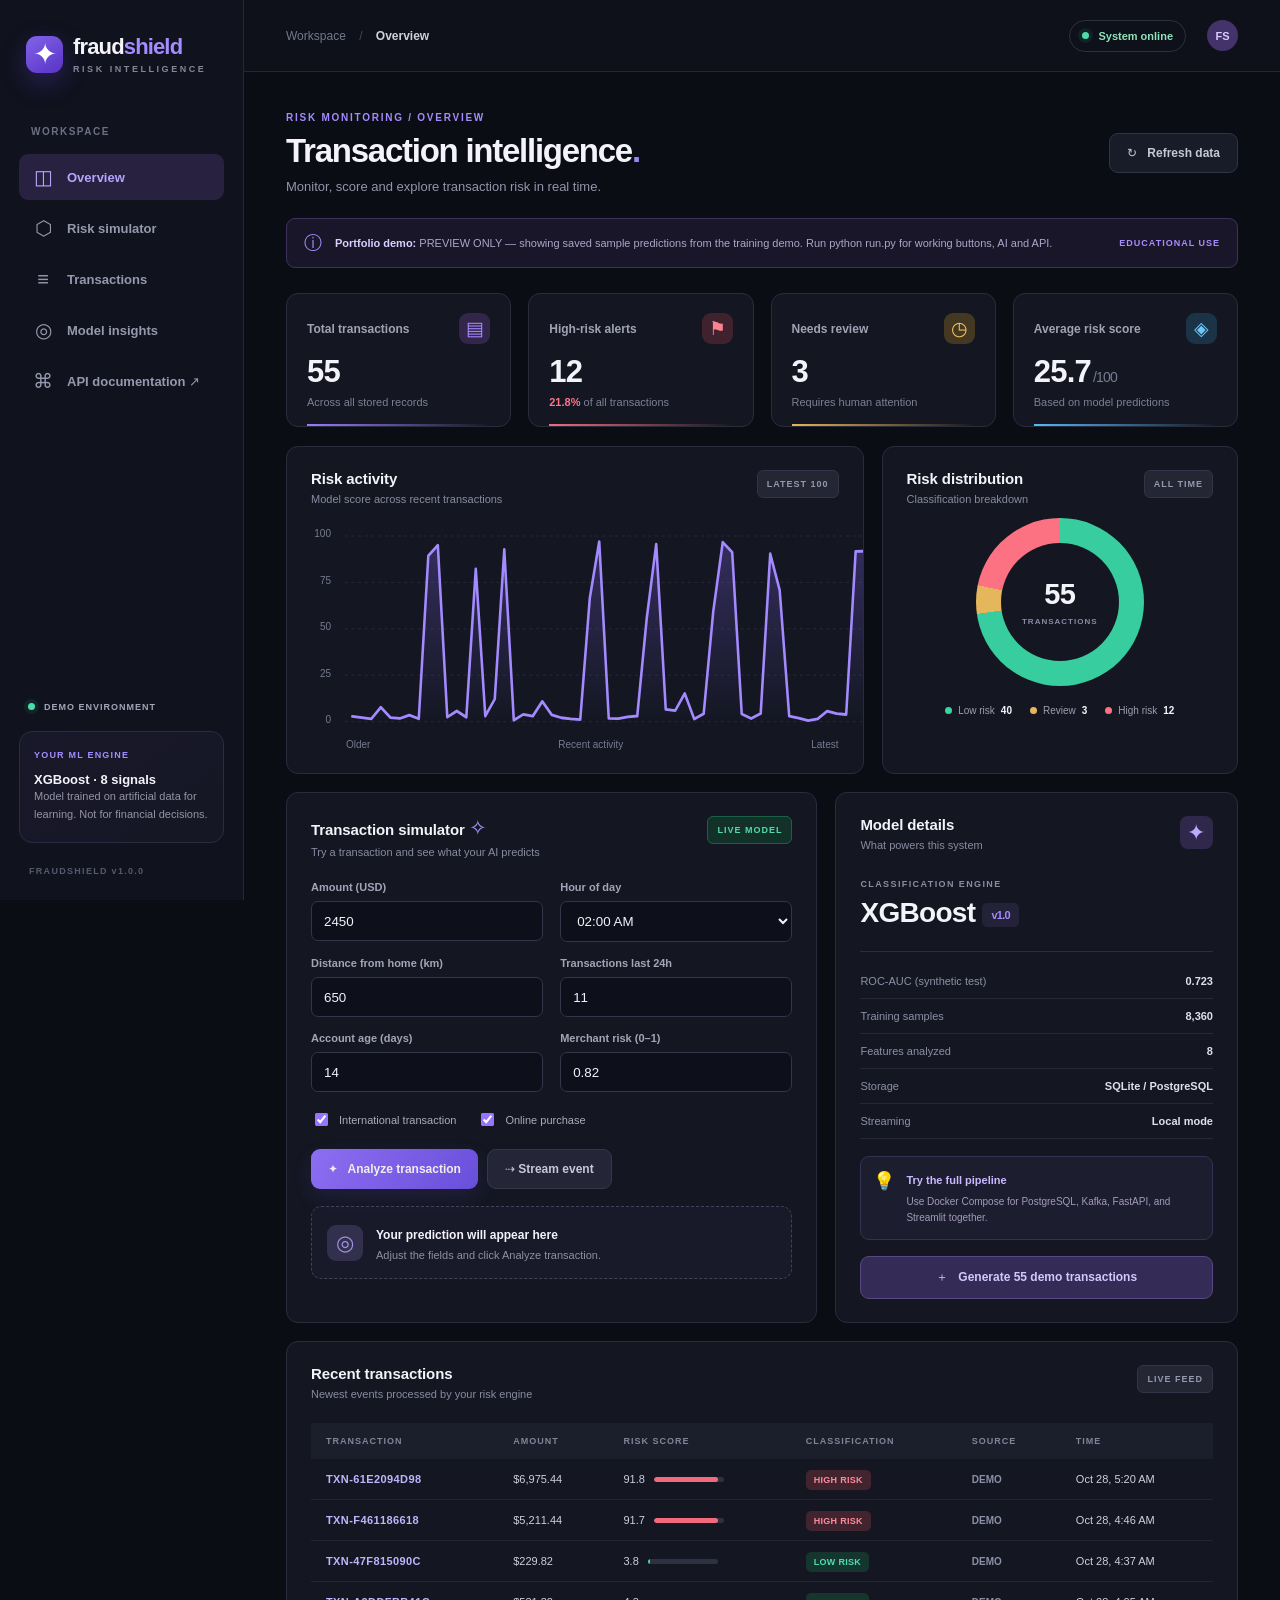
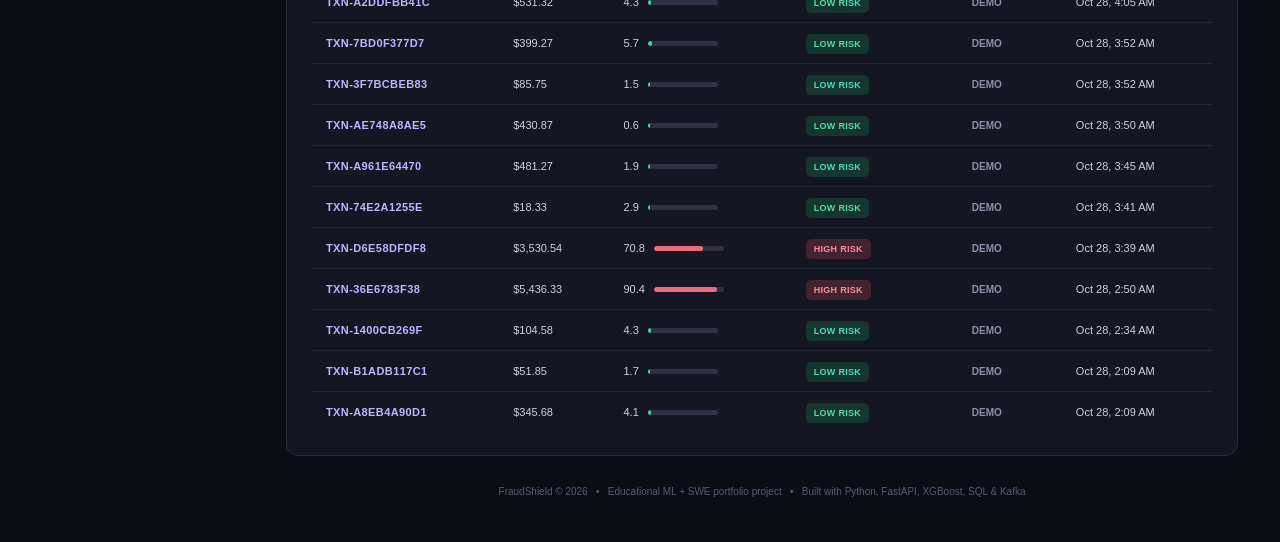
<file: dashboard_preview.html>
<!doctype html>
<html lang="en"><head><meta charset="utf-8"><meta name="viewport" content="width=device-width, initial-scale=1"><title>FraudShield — Visual Preview</title><style>:root{font-family:Inter,ui-sans-serif,-apple-system,BlinkMacSystemFont,"Segoe UI",sans-serif;background:#0b0d15;color:#f4f3f9;font-synthesis:none}*{box-sizing:border-box}html{scroll-behavior:smooth}body{margin:0}.app-shell{display:flex;min-height:100vh}.sidebar{background:#10121d;width:244px;flex:0 0 244px;display:flex;flex-direction:column;border-right:1px solid #262837;padding:30px 19px 24px;position:sticky;top:0;height:100vh}.logo{display:flex;align-items:center;gap:10px;font-weight:840;font-size:22px;letter-spacing:-.85px;white-space:nowrap;margin:4px 7px 52px}.logo span{color:#a38cff}.logo small{display:block;font-size:9px;letter-spacing:2.55px;font-weight:700;color:#85869a;margin-top:4px}.logo-icon{width:37px;height:37px;display:grid;place-items:center;background:linear-gradient(145deg,#8164e9,#5932c6);border-radius:11px;color:#fff;font-size:29px;box-shadow:0 9px 26px #6f4cff44}.sidebar-label{font-size:10px;font-weight:800;color:#6d7085;letter-spacing:1.5px;margin:0 12px 17px}nav{display:flex;flex-direction:column;gap:5px}.nav-item{display:flex;gap:13px;align-items:center;padding:13px 13px;border-radius:9px;text-decoration:none;color:#9699ae;font-weight:650;font-size:13px;transition:.15s}.nav-item span{font-size:20px;min-width:22px;text-align:center;line-height:1}.nav-item.active,.nav-item:hover{background:#28213f;color:#b6a5ff}.sidebar-bottom{margin-top:auto}.status-line{display:flex;align-items:center;gap:9px;font-size:9px;font-weight:800;color:#a4a5b7;letter-spacing:1px;padding:0 9px 19px}.status-dot,.pulse-dot{background:#4addab;border-radius:50%;height:7px;width:7px;display:inline-block;box-shadow:0 0 0 4px #34d39917}.side-card{border:1px solid #2b2c41;border-radius:13px;padding:18px 14px;background:linear-gradient(145deg,#19182a,#151724)}.small-top{font-size:9px;color:#a38cff;font-weight:850;letter-spacing:1.2px}.tiny-heading{font-size:13px;font-weight:750;margin-top:12px}.side-card p{font-size:11px;line-height:1.7;color:#9294a6;margin-bottom:0}.version{font-size:9px;letter-spacing:1.3px;color:#555a6c;padding:23px 10px 0;font-weight:800}.main-content{flex:1;min-width:0}.topbar{height:72px;border-bottom:1px solid #242633;display:flex;align-items:center;justify-content:space-between;padding:0 42px;background:#0e101a}.breadcrumb{font-size:12px;color:#74788c}.breadcrumb span{padding:0 10px;color:#44475b}.breadcrumb strong{color:#d0d1dc;font-weight:600}.top-right{display:flex;align-items:center;gap:21px}.pill{font-size:11px;font-weight:700;padding:9px 12px;border:1px solid #2b3040;border-radius:30px;display:flex;align-items:center;gap:9px}.live{color:#8fe3bc}.avatar{width:31px;height:31px;background:#43336a;display:grid;place-items:center;border-radius:50%;font-size:11px;color:#d6caff;font-weight:800}.page-body{padding:40px 42px 20px;max-width:1600px;margin:auto}.heading-row{display:flex;justify-content:space-between;align-items:center;gap:15px;margin-bottom:24px}.eyebrow{color:#a48aff;font-weight:800;font-size:10px;letter-spacing:1.75px;margin-bottom:9px}h1,h2,h3,p{margin-top:0}h1{font-size:33px;letter-spacing:-1.25px;margin:0 0 9px;font-weight:800}.heading-dot{color:#9b83ff}.subtitle{color:#9395aa;font-size:13px;margin-bottom:0}.btn{cursor:pointer;border:0;border-radius:9px;padding:12px 17px;color:#eee;white-space:nowrap;font-size:12px;font-weight:770;transition:transform .12s,background .12s}.btn:hover{transform:translateY(-1px)}.btn:disabled{opacity:.55;cursor:wait}.btn-outline{background:#181b28;border:1px solid #323344;color:#c6c8d5}.notice{display:flex;align-items:center;gap:13px;background:#191629;border:1px solid #3e325d;border-radius:9px;color:#ada6c7;padding:12px 17px;font-size:11px;margin:0 0 25px}.notice b{color:#dcd0ff}.notice-icon{font-size:18px;color:#a68dff}.notice-badge{margin-left:auto;color:#a98dff;font-size:9px;font-weight:800;letter-spacing:1px;white-space:nowrap}.stats-grid{display:grid;grid-template-columns:repeat(4,minmax(0,1fr));gap:17px;margin-bottom:19px}.stat-card,.panel{background:#141722;border:1px solid #292c3b;border-radius:12px;overflow:hidden}.stat-card{padding:19px 20px 18px;position:relative}.stat-top{display:flex;justify-content:space-between;align-items:center;color:#a1a3b5;font-size:12px;font-weight:600}.stat-symbol{display:grid;place-items:center;width:31px;height:31px;border-radius:9px;font-size:19px}.purple{background:#32264b;color:#a98bff}.red{background:#3f222d;color:#fb8290}.yellow{background:#443822;color:#f2c266}.blue{background:#1a3346;color:#6cc7fc}.stat-value{font-size:31px;font-weight:790;letter-spacing:-.8px;margin:10px 0 6px}.value-suffix{font-size:14px;color:#777c91;padding-left:2px;font-weight:500}.stat-foot{font-size:11px;color:#7c8094}.red-text{color:#ff758b;font-weight:750}.stat-line{height:2px;position:absolute;bottom:0;left:20px;right:20px}.line-purple{background:linear-gradient(90deg,#9b7bff,transparent)}.line-red{background:linear-gradient(90deg,#f16c7c,transparent)}.line-yellow{background:linear-gradient(90deg,#e8b457,transparent)}.line-blue{background:linear-gradient(90deg,#58b7f9,transparent)}.chart-grid{display:grid;grid-template-columns:1.62fr 1fr;gap:18px;margin-bottom:18px}.panel{padding:23px 24px}.panel-top{display:flex;align-items:flex-start;justify-content:space-between;gap:8px;margin-bottom:23px}.panel-top h2{font-size:15px;letter-spacing:-.1px;margin-bottom:6px}.panel-top p{font-size:11px;color:#888b9f;margin:0}.subtle-tag{font-size:9px;letter-spacing:1px;color:#9599ae;background:#242634;border:1px solid #323448;padding:8px 9px;border-radius:6px;font-weight:800;white-space:nowrap}.green-tag{color:#56d9a7;background:#123229;border-color:#1c6147}.chart-wrap{height:200px;display:flex;gap:14px}.y-labels{display:flex;justify-content:space-between;flex-direction:column;text-align:right;font-size:10px;color:#777a8f;padding:0 0 3px;min-width:20px}#risk-chart{width:100%;height:100%;overflow:visible}.grid-lines line{stroke:#2b2e40;stroke-width:1;stroke-dasharray:4 5}.x-labels{display:flex;justify-content:space-between;margin:11px 0 0 35px;font-size:10px;color:#777a8f}.distribution-panel .panel-top{margin-bottom:13px}.donut-wrap{display:grid;place-items:center}.donut{width:168px;height:168px;border-radius:50%;background:conic-gradient(#38cd9e 0 100%);display:grid;place-items:center}.donut-inner{height:118px;width:118px;background:#141722;display:flex;flex-direction:column;justify-content:center;align-items:center;border-radius:50%}.donut-inner strong{font-size:29px;letter-spacing:-.7px}.donut-inner span{color:#898ba1;font-weight:800;letter-spacing:1px;font-size:8px;margin-top:6px}.legend{display:flex;justify-content:center;gap:18px;margin-top:19px}.legend>div{font-size:10px;color:#9e9eaf;display:flex;gap:6px;align-items:center}.legend strong{color:#f5f5f9}.legend-dot{height:7px;width:7px;border-radius:100%}.green-dot{background:#3bd49f}.red-dot{background:#fc7283}.yellow-dot{background:#e6b65d}.bottom-grid{display:grid;grid-template-columns:1.32fr 1fr;gap:18px;margin-bottom:18px}.form-grid{display:grid;grid-template-columns:repeat(2,minmax(0,1fr));column-gap:17px;row-gap:15px}.form-grid label{color:#a3a5b7;font-size:11px;font-weight:650}.form-grid input,.form-grid select{display:block;width:100%;background:#0d101b;border:1px solid #333548;border-radius:7px;margin-top:8px;padding:11px 12px;color:#f3f3fa;outline:none;min-height:40px;font-family:inherit}.form-grid input:focus,.form-grid select:focus{border-color:#957cfa;box-shadow:0 0 0 2px #957cfa26}.switch-row{display:flex;flex-wrap:wrap;gap:21px;margin:18px 0 20px}.checkbox-label{color:#aaacbd;font-size:11px;display:flex;align-items:center;gap:8px;cursor:pointer}.checkbox-label input{accent-color:#9574ff}.button-row{display:flex;gap:9px;flex-wrap:wrap}.btn-primary{background:linear-gradient(125deg,#8d6ef1,#684fda);box-shadow:0 8px 20px #7251e322}.btn-soft{background:#242638;border:1px solid #35374c;color:#c9c7da}.result{display:flex;gap:13px;align-items:center;background:#191a29;border:1px dashed #414258;border-radius:10px;padding:15px;margin-top:17px;min-height:73px}.result-symbol{height:36px;width:36px;display:grid;place-items:center;border-radius:9px;background:#33304d;color:#9f90e6;font-size:21px}.result strong{font-size:12px}.result p{font-size:11px;color:#8e8fa1;margin:6px 0 0}.result.risk-high{background:#301b28;border-color:#7e3846}.result.risk-high .result-symbol{background:#61323b;color:#ff97a6}.result.risk-review{background:#2f281b;border-color:#7e6335}.result.risk-review .result-symbol{background:#554021;color:#ffce72}.result.risk-low{background:#162a27;border-color:#326756}.result.risk-low .result-symbol{background:#234d3f;color:#6fdeb6}.sparkle{color:#ac95ff;font-size:21px}.model-icon{display:grid;place-items:center;border-radius:8px;background:#30284a;width:33px;height:33px;font-size:22px;color:#bda9ff}.model-label{color:#8d8ba3;font-size:9px;letter-spacing:1.4px;font-weight:800;margin-top:28px}.activity h3{font-size:28px;letter-spacing:-.7px;margin:8px 0 22px}.activity h3 span{font-size:11px;background:#242238;padding:6px 9px;border-radius:5px;color:#a38bff;vertical-align:middle}.model-divider{height:1px;background:#2b2c3d;margin-bottom:12px}.model-stat{display:flex;justify-content:space-between;align-items:center;gap:8px;font-size:11px;color:#8d90a5;padding:11px 0;border-bottom:1px solid #252838}.model-stat strong{color:#e1dfeb;font-size:11px;font-weight:750;text-align:right}.tip-box{display:flex;gap:11px;background:#1d1d30;border:1px solid #383052;border-radius:9px;padding:13px 12px;margin-top:17px}.tip-box span{font-size:18px}.tip-box strong{font-size:11px;color:#c9baff}.tip-box p{font-size:10px;line-height:1.6;color:#a29bb8;margin:6px 0 0}.btn-demo{width:100%;background:#342b56;border:1px solid #574783;color:#d4c6ff;margin-top:16px}.table-panel{margin-bottom:15px}.table-scroll{overflow:auto}table{width:100%;border-collapse:collapse;min-width:650px}th{text-align:left;font-size:9px;letter-spacing:1px;color:#81859a;font-weight:800;background:#1b1e2b;padding:13px 15px}td{padding:14px 15px;font-size:11px;color:#cdd0dd;border-bottom:1px solid #242635}tbody tr:last-child td{border-bottom:none}tbody tr:hover{background:#1b1d2c}.txn-id{color:#c1b4ff;font-weight:760;letter-spacing:.4px}.risk-cell{display:flex;align-items:center;gap:9px}.risk-track{width:70px;height:5px;border-radius:9px;background:#2e3142;overflow:hidden}.risk-track i{display:block;height:100%;border-radius:9px;background:#40d5a2}.risk-track i.moderate{background:#e5b75a}.risk-track i.danger{background:#f16a7b}.classification{padding:5px 8px;border-radius:5px;font-size:9px;font-weight:850;letter-spacing:.3px;white-space:nowrap}.classification.low{background:#14362e;color:#4eddad}.classification.mid{background:#3f321e;color:#ffcc76}.classification.high{background:#41242d;color:#ff899c}.source-pill{color:#8b90a6;font-weight:700;font-size:10px}.empty-row{text-align:center;padding:35px;color:#9a9caf}footer{color:#585b71;font-size:10px;text-align:center;padding:15px 0 25px}#toast{position:fixed;right:25px;bottom:25px;background:#28263b;color:#f5efff;border:1px solid #5d4c7b;border-radius:9px;padding:13px 18px;font-size:12px;opacity:0;pointer-events:none;transform:translateY(8px);transition:.2s;box-shadow:0 12px 30px #0005;max-width:320px;z-index:50}#toast.visible{opacity:1;transform:translateY(0)}@media(max-width:1150px){.sidebar{width:190px;flex-basis:190px}.page-body{padding:29px 25px}.topbar{padding:0 25px}.stats-grid{grid-template-columns:repeat(2,minmax(0,1fr))}.chart-grid{grid-template-columns:1fr}.bottom-grid{grid-template-columns:1fr}.side-card{padding:14px}.logo{font-size:18px}}@media(max-width:670px){.sidebar{display:none}.page-body{padding:20px 15px}.topbar{padding:0 15px;height:58px}.heading-row{align-items:flex-start}h1{font-size:27px}.heading-row .btn{padding:10px;font-size:10px}.stats-grid{gap:9px}.stat-card{padding:14px}.stat-value{font-size:25px}.stat-top{font-size:11px}.panel{padding:16px}.notice{align-items:flex-start}.notice-badge{display:none}.form-grid{gap:10px}.switch-row{gap:10px}.legend{gap:10px}.legend>div{font-size:9px}}
</style></head>
<body>
<div class="app-shell">
  <aside class="sidebar">
    <div class="logo"><div class="logo-icon">✦</div><div>fraud<span>shield</span><small>RISK INTELLIGENCE</small></div></div>
    <div class="sidebar-label">WORKSPACE</div>
    <nav>
      <a href="#overview" class="nav-item active"><span>◫</span> Overview</a>
      <a href="#simulator" class="nav-item"><span>⬡</span> Risk simulator</a>
      <a href="#transactions" class="nav-item"><span>≡</span> Transactions</a>
      <a href="#model" class="nav-item"><span>◎</span> Model insights</a>
      <a href="#model" target="_blank" class="nav-item"><span>⌘</span> API documentation ↗</a>
    </nav>
    <div class="sidebar-bottom"><div class="status-line"><span class="status-dot"></span><span>DEMO ENVIRONMENT</span></div><div class="side-card"><div class="small-top">YOUR ML ENGINE</div><div class="tiny-heading">XGBoost · 8 signals</div><p>Model trained on artificial data for learning. Not for financial decisions.</p></div><div class="version">FRAUDSHIELD v1.0.0</div></div>
  </aside>
  <main class="main-content" id="overview">
    <header class="topbar"><div class="breadcrumb">Workspace <span>/</span> <strong>Overview</strong></div><div class="top-right"><span class="pill live"><span class="pulse-dot"></span> <span id="api-status">Connecting...</span></span><div class="avatar">FS</div></div></header>
    <div class="page-body">
      <div class="heading-row"><div><div class="eyebrow">RISK MONITORING / OVERVIEW</div><h1>Transaction intelligence<span class="heading-dot">.</span></h1><p class="subtitle">Monitor, score and explore transaction risk in real time.</p></div><button class="btn btn-outline" id="refresh">↻ &nbsp; Refresh data</button></div>
      <div class="notice"><span class="notice-icon">ⓘ</span><span><b>Portfolio demo:</b> PREVIEW ONLY — showing saved sample predictions from the training demo. Run python run.py for working buttons, AI and API.</span><span class="notice-badge">EDUCATIONAL USE</span></div>
      <section class="stats-grid">
        <div class="stat-card"><div class="stat-top"><span>Total transactions</span><span class="stat-symbol purple">▤</span></div><div class="stat-value" id="total">0</div><div class="stat-foot">Across all stored records</div><div class="stat-line line-purple"></div></div>
        <div class="stat-card"><div class="stat-top"><span>High-risk alerts</span><span class="stat-symbol red">⚑</span></div><div class="stat-value" id="high">0</div><div class="stat-foot"><span class="red-text" id="high-pct">0%</span> of all transactions</div><div class="stat-line line-red"></div></div>
        <div class="stat-card"><div class="stat-top"><span>Needs review</span><span class="stat-symbol yellow">◷</span></div><div class="stat-value" id="review-count">0</div><div class="stat-foot">Requires human attention</div><div class="stat-line line-yellow"></div></div>
        <div class="stat-card"><div class="stat-top"><span>Average risk score</span><span class="stat-symbol blue">◈</span></div><div class="stat-value"><span id="average">0.0</span><span class="value-suffix">/100</span></div><div class="stat-foot">Based on model predictions</div><div class="stat-line line-blue"></div></div>
      </section>
      <section class="chart-grid">
        <div class="panel trend-panel"><div class="panel-top"><div><h2>Risk activity</h2><p>Model score across recent transactions</p></div><span class="subtle-tag">LATEST 100</span></div><div class="chart-wrap"><div class="y-labels"><span>100</span><span>75</span><span>50</span><span>25</span><span>0</span></div><svg id="risk-chart" viewBox="0 0 720 250" preserveAspectRatio="none" aria-label="Recent risk score chart"><defs><linearGradient id="fill-gradient" x1="0" y1="0" x2="0" y2="1"><stop offset="0%" stop-color="#8b6aff" stop-opacity=".27"/><stop offset="100%" stop-color="#8b6aff" stop-opacity="0"/></linearGradient></defs><g class="grid-lines"><line x1="0" x2="720" y1="10" y2="10"/><line x1="0" x2="720" y1="68" y2="68"/><line x1="0" x2="720" y1="126" y2="126"/><line x1="0" x2="720" y1="184" y2="184"/><line x1="0" x2="720" y1="242" y2="242"/></g><path id="risk-fill" fill="url(#fill-gradient)"/><path id="risk-line" fill="none" stroke="#a38bff" stroke-width="3.5" stroke-linecap="round" stroke-linejoin="round"/></svg></div><div class="x-labels"><span>Older</span><span>Recent activity</span><span>Latest</span></div></div>
        <div class="panel distribution-panel"><div class="panel-top"><div><h2>Risk distribution</h2><p>Classification breakdown</p></div><span class="subtle-tag">ALL TIME</span></div><div class="donut-wrap"><div class="donut" id="donut"><div class="donut-inner"><strong id="donut-total">0</strong><span>TRANSACTIONS</span></div></div></div><div class="legend"><div><i class="legend-dot green-dot"></i> Low risk <strong id="low-count">0</strong></div><div><i class="legend-dot yellow-dot"></i> Review <strong id="legend-review">0</strong></div><div><i class="legend-dot red-dot"></i> High risk <strong id="legend-high">0</strong></div></div></div>
      </section>
      <section class="bottom-grid">
        <div class="panel simulator" id="simulator"><div class="panel-top"><div><h2>Transaction simulator <span class="sparkle">✧</span></h2><p>Try a transaction and see what your AI predicts</p></div><span class="subtle-tag green-tag">LIVE MODEL</span></div>
          <form id="score-form"><div class="form-grid"><label>Amount (USD)<input type="number" name="amount" min="0.01" max="1000000" step="0.01" value="2450" required></label><label>Hour of day <select name="hour"><option value="2" selected>02:00 AM</option><option value="9">09:00 AM</option><option value="14">02:00 PM</option><option value="20">08:00 PM</option><option value="23">11:00 PM</option></select></label><label>Distance from home (km)<input type="number" name="distance_from_home" min="0" max="30000" step="0.1" value="650" required></label><label>Transactions last 24h<input type="number" name="velocity_24h" min="0" max="100" value="11" required></label><label>Account age (days)<input type="number" name="account_age_days" min="0" max="36500" value="14" required></label><label>Merchant risk (0–1)<input type="number" name="merchant_risk" min="0" max="1" step="0.01" value="0.82" required></label></div>
          <div class="switch-row"><label class="checkbox-label"><input type="checkbox" name="is_foreign" checked> International transaction</label><label class="checkbox-label"><input type="checkbox" name="is_online" checked> Online purchase</label></div>
          <div class="button-row"><button type="submit" class="btn btn-primary" id="score-btn">✦ &nbsp; Analyze transaction</button><button type="button" class="btn btn-soft" id="stream-btn">⇢ Stream event</button></div></form>
          <div class="result" id="result" aria-live="polite"><span class="result-symbol">◎</span><div><strong>Your prediction will appear here</strong><p>Adjust the fields and click Analyze transaction.</p></div></div>
        </div>
        <div class="panel activity" id="model"><div class="panel-top"><div><h2>Model details</h2><p>What powers this system</p></div><span class="model-icon">✦</span></div><div class="model-label">CLASSIFICATION ENGINE</div><h3>XGBoost <span>v1.0</span></h3><div class="model-divider"></div><div class="model-stat"><span>ROC-AUC (synthetic test)</span><strong id="auc">—</strong></div><div class="model-stat"><span>Training samples</span><strong id="samples">—</strong></div><div class="model-stat"><span>Features analyzed</span><strong>8</strong></div><div class="model-stat"><span>Storage</span><strong>SQLite / PostgreSQL</strong></div><div class="model-stat"><span>Streaming</span><strong id="kafka-state">Local mode</strong></div><div class="tip-box"><span>💡</span><div><strong>Try the full pipeline</strong><p>Use Docker Compose for PostgreSQL, Kafka, FastAPI, and Streamlit together.</p></div></div><button class="btn btn-demo" id="demo-btn">＋ &nbsp; Generate 55 demo transactions</button></div>
      </section>
      <section class="panel table-panel" id="transactions"><div class="panel-top"><div><h2>Recent transactions</h2><p>Newest events processed by your risk engine</p></div><span class="subtle-tag">LIVE FEED</span></div><div class="table-scroll"><table><thead><tr><th>TRANSACTION</th><th>AMOUNT</th><th>RISK SCORE</th><th>CLASSIFICATION</th><th>SOURCE</th><th>TIME</th></tr></thead><tbody id="rows"><tr><td colspan="6" class="empty-row">Loading...</td></tr></tbody></table></div></section>
      <footer>FraudShield © 2026 &nbsp; • &nbsp; Educational ML + SWE portfolio project &nbsp; • &nbsp; Built with Python, FastAPI, XGBoost, SQL & Kafka</footer>
    </div>
  </main>
</div>
<div id="toast" role="status"></div>
<script>
// STANDALONE VISUAL PREVIEW ONLY: no AI inference or server communication here.
const previewResponses={"/api/metrics": {"total": 55, "high_risk": 12, "review": 3, "low_risk": 40, "flagged_percent": 27.3, "average_risk": 25.7, "total_volume": 77996.12, "recent_scores": [{"score": 2.74, "time": "2026-10-27T09:47:43.022027+00:00"}, {"score": 2.13, "time": "2026-10-27T10:16:43.052060+00:00"}, {"score": 1.48, "time": "2026-10-27T10:33:43.073943+00:00"}, {"score": 7.75, "time": "2026-10-27T10:46:43.066660+00:00"}, {"score": 2.14, "time": "2026-10-27T11:23:43.026836+00:00"}, {"score": 1.68, "time": "2026-10-27T11:32:43.079327+00:00"}, {"score": 3.47, "time": "2026-10-27T11:46:42.926178+00:00"}, {"score": 1.57, "time": "2026-10-27T11:46:43.047008+00:00"}, {"score": 89.34, "time": "2026-10-27T12:00:42.974559+00:00"}, {"score": 94.98, "time": "2026-10-27T12:05:43.005553+00:00"}, {"score": 2.41, "time": "2026-10-27T13:02:43.029181+00:00"}, {"score": 5.73, "time": "2026-10-27T13:06:43.063177+00:00"}, {"score": 2.35, "time": "2026-10-27T13:07:43.000541+00:00"}, {"score": 82.33, "time": "2026-10-27T14:18:42.959952+00:00"}, {"score": 2.98, "time": "2026-10-27T14:23:42.952032+00:00"}, {"score": 12.1, "time": "2026-10-27T15:24:42.894644+00:00"}, {"score": 92.7, "time": "2026-10-27T15:59:42.918714+00:00"}, {"score": 0.74, "time": "2026-10-27T16:57:42.937376+00:00"}, {"score": 3.9, "time": "2026-10-27T17:08:42.980349+00:00"}, {"score": 2.94, "time": "2026-10-27T17:36:43.057872+00:00"}, {"score": 10.91, "time": "2026-10-27T17:53:43.008287+00:00"}, {"score": 3.59, "time": "2026-10-27T18:00:43.024450+00:00"}, {"score": 2.06, "time": "2026-10-27T18:15:43.031488+00:00"}, {"score": 1.45, "time": "2026-10-27T18:50:42.992873+00:00"}, {"score": 1.09, "time": "2026-10-27T18:54:42.990229+00:00"}, {"score": 66.42, "time": "2026-10-27T18:55:42.997982+00:00"}, {"score": 96.99, "time": "2026-10-27T20:36:42.995456+00:00"}, {"score": 1.75, "time": "2026-10-27T20:42:43.087080+00:00"}, {"score": 1.62, "time": "2026-10-27T20:51:43.036870+00:00"}, {"score": 2.51, "time": "2026-10-27T21:13:43.069888+00:00"}, {"score": 3.03, "time": "2026-10-27T22:27:42.944041+00:00"}, {"score": 55.82, "time": "2026-10-27T22:27:42.954464+00:00"}, {"score": 95.6, "time": "2026-10-27T22:44:42.971552+00:00"}, {"score": 6.57, "time": "2026-10-27T23:31:43.084223+00:00"}, {"score": 5.91, "time": "2026-10-27T23:35:42.965539+00:00"}, {"score": 15.16, "time": "2026-10-27T23:48:42.934481+00:00"}, {"score": 1.38, "time": "2026-10-27T23:57:43.089517+00:00"}, {"score": 4.25, "time": "2026-10-28T00:13:42.962538+00:00"}, {"score": 59.19, "time": "2026-10-28T00:29:42.968231+00:00"}, {"score": 96.62, "time": "2026-10-28T00:56:43.003071+00:00"}, {"score": 91.25, "time": "2026-10-28T01:37:43.041822+00:00"}, {"score": 4.13, "time": "2026-10-28T02:09:43.017220+00:00"}, {"score": 1.68, "time": "2026-10-28T02:09:43.039298+00:00"}, {"score": 4.3, "time": "2026-10-28T02:34:43.034189+00:00"}, {"score": 90.42, "time": "2026-10-28T02:50:43.044223+00:00"}, {"score": 70.78, "time": "2026-10-28T03:39:42.941157+00:00"}, {"score": 2.9, "time": "2026-10-28T03:41:43.014501+00:00"}, {"score": 1.91, "time": "2026-10-28T03:45:42.987733+00:00"}, {"score": 0.55, "time": "2026-10-28T03:50:42.982946+00:00"}, {"score": 1.46, "time": "2026-10-28T03:52:42.949360+00:00"}, {"score": 5.66, "time": "2026-10-28T03:52:42.956815+00:00"}, {"score": 4.32, "time": "2026-10-28T04:05:42.931372+00:00"}, {"score": 3.82, "time": "2026-10-28T04:37:42.985302+00:00"}, {"score": 91.66, "time": "2026-10-28T04:46:43.011337+00:00"}, {"score": 91.81, "time": "2026-10-28T05:20:43.049535+00:00"}]}, "/api/transactions?limit=14": [{"transaction_id": "TXN-61E2094D98", "amount": 6975.44, "hour": 4, "distance_from_home": 596.4, "is_foreign": true, "is_online": true, "velocity_24h": 14, "account_age_days": 48, "merchant_risk": 0.74, "risk_score": 91.81, "status": "HIGH RISK", "source": "DEMO", "created_at": "2026-10-28T05:20:43.049535+00:00"}, {"transaction_id": "TXN-F461186618", "amount": 5211.44, "hour": 0, "distance_from_home": 1253.4, "is_foreign": true, "is_online": true, "velocity_24h": 11, "account_age_days": 77, "merchant_risk": 0.82, "risk_score": 91.66, "status": "HIGH RISK", "source": "DEMO", "created_at": "2026-10-28T04:46:43.011337+00:00"}, {"transaction_id": "TXN-47F815090C", "amount": 229.82, "hour": 7, "distance_from_home": 101.1, "is_foreign": false, "is_online": true, "velocity_24h": 3, "account_age_days": 1508, "merchant_risk": 0.26, "risk_score": 3.82, "status": "LOW RISK", "source": "DEMO", "created_at": "2026-10-28T04:37:42.985302+00:00"}, {"transaction_id": "TXN-A2DDFBB41C", "amount": 531.32, "hour": 14, "distance_from_home": 45.3, "is_foreign": false, "is_online": false, "velocity_24h": 5, "account_age_days": 197, "merchant_risk": 0.05, "risk_score": 4.32, "status": "LOW RISK", "source": "DEMO", "created_at": "2026-10-28T04:05:42.931372+00:00"}, {"transaction_id": "TXN-7BD0F377D7", "amount": 399.27, "hour": 19, "distance_from_home": 16.9, "is_foreign": false, "is_online": true, "velocity_24h": 0, "account_age_days": 582, "merchant_risk": 0.4, "risk_score": 5.66, "status": "LOW RISK", "source": "DEMO", "created_at": "2026-10-28T03:52:42.956815+00:00"}, {"transaction_id": "TXN-3F7BCBEB83", "amount": 85.75, "hour": 15, "distance_from_home": 71.1, "is_foreign": false, "is_online": false, "velocity_24h": 3, "account_age_days": 2272, "merchant_risk": 0.23, "risk_score": 1.46, "status": "LOW RISK", "source": "DEMO", "created_at": "2026-10-28T03:52:42.949360+00:00"}, {"transaction_id": "TXN-AE748A8AE5", "amount": 430.87, "hour": 7, "distance_from_home": 5.4, "is_foreign": false, "is_online": true, "velocity_24h": 0, "account_age_days": 1839, "merchant_risk": 0.45, "risk_score": 0.55, "status": "LOW RISK", "source": "DEMO", "created_at": "2026-10-28T03:50:42.982946+00:00"}, {"transaction_id": "TXN-A961E64470", "amount": 481.27, "hour": 17, "distance_from_home": 46.6, "is_foreign": false, "is_online": true, "velocity_24h": 0, "account_age_days": 1018, "merchant_risk": 0.35, "risk_score": 1.91, "status": "LOW RISK", "source": "DEMO", "created_at": "2026-10-28T03:45:42.987733+00:00"}, {"transaction_id": "TXN-74E2A1255E", "amount": 18.33, "hour": 18, "distance_from_home": 19.2, "is_foreign": false, "is_online": false, "velocity_24h": 4, "account_age_days": 337, "merchant_risk": 0.44, "risk_score": 2.9, "status": "LOW RISK", "source": "DEMO", "created_at": "2026-10-28T03:41:43.014501+00:00"}, {"transaction_id": "TXN-D6E58DFDF8", "amount": 3530.54, "hour": 4, "distance_from_home": 931.6, "is_foreign": false, "is_online": true, "velocity_24h": 11, "account_age_days": 31, "merchant_risk": 0.83, "risk_score": 70.78, "status": "HIGH RISK", "source": "DEMO", "created_at": "2026-10-28T03:39:42.941157+00:00"}, {"transaction_id": "TXN-36E6783F38", "amount": 5436.33, "hour": 3, "distance_from_home": 1088.5, "is_foreign": false, "is_online": true, "velocity_24h": 17, "account_age_days": 36, "merchant_risk": 0.89, "risk_score": 90.42, "status": "HIGH RISK", "source": "DEMO", "created_at": "2026-10-28T02:50:43.044223+00:00"}, {"transaction_id": "TXN-1400CB269F", "amount": 104.58, "hour": 22, "distance_from_home": 30.2, "is_foreign": false, "is_online": true, "velocity_24h": 0, "account_age_days": 69, "merchant_risk": 0.35, "risk_score": 4.3, "status": "LOW RISK", "source": "DEMO", "created_at": "2026-10-28T02:34:43.034189+00:00"}, {"transaction_id": "TXN-B1ADB117C1", "amount": 51.85, "hour": 19, "distance_from_home": 30.2, "is_foreign": false, "is_online": true, "velocity_24h": 3, "account_age_days": 2266, "merchant_risk": 0.18, "risk_score": 1.68, "status": "LOW RISK", "source": "DEMO", "created_at": "2026-10-28T02:09:43.039298+00:00"}, {"transaction_id": "TXN-A8EB4A90D1", "amount": 345.68, "hour": 9, "distance_from_home": 32.6, "is_foreign": false, "is_online": true, "velocity_24h": 4, "account_age_days": 1922, "merchant_risk": 0.05, "risk_score": 4.13, "status": "LOW RISK", "source": "DEMO", "created_at": "2026-10-28T02:09:43.017220+00:00"}], "/api/model": {"model": "XGBoost", "version": "demo-1.0", "dataset": "Synthetic (not real banking data)", "samples": 11000, "training_examples": 8360, "validation_examples": 2640, "simulated_fraud_rate": 5.23, "roc_auc": 0.723, "average_precision": 0.228, "precision_at_review_threshold": 0.487, "recall_at_review_threshold": 0.138, "f1_at_review_threshold": 0.215, "threshold_review": 35, "threshold_high": 70, "features": ["amount", "hour", "distance_from_home", "is_foreign", "is_online", "velocity_24h", "account_age_days", "merchant_risk"]}, "/api/health": {"status": "ok", "model": "XGBoost", "database": "connected", "kafka_enabled": false}};
window.fetch=async function(url, options){
 const item=previewResponses[url];
 if(options&&options.method==='POST') return {ok:false,json:async()=>({detail:'This is only a static preview. Start python run.py to use the real model.'})};
 return item?{ok:true,json:async()=>item}:{ok:false,json:async()=>({detail:'Preview only'})};
};
</script>
<script>const $ = id => document.getElementById(id);
const money = n => new Intl.NumberFormat('en-US',{style:'currency',currency:'USD',maximumFractionDigits:2}).format(n);
const number = n => new Intl.NumberFormat('en-US').format(n);
let toaster;
function toast(message){const t=$('toast');t.textContent=message;t.classList.add('visible');clearTimeout(toaster);toaster=setTimeout(()=>t.classList.remove('visible'),3800)}
async function req(path, options={}){const response=await fetch(path,{headers:{'Content-Type':'application/json'},...options});let result;try{result=await response.json()}catch{throw Error('Server unavailable. Run python run.py.')}if(!response.ok){const detail=result.detail;throw Error(Array.isArray(detail)?detail.map(x=>x.msg).join(', '):detail||'Request failed')}return result}
function paintChart(scores){const svg=$('risk-chart'),fill=$('risk-fill'),line=$('risk-line');if(!scores.length){line.setAttribute('d','');fill.setAttribute('d','');return}const values=scores.map(x=>Number(x.score));const xy=values.map((v,i)=>[values.length===1?360:10+i*700/(values.length-1),242-Math.min(100,v)/100*232]);let d='M'+xy.map(p=>p.map(x=>x.toFixed(1)).join(',')).join(' L');line.setAttribute('d',d);fill.setAttribute('d',d+' L'+xy[xy.length-1][0]+',242 L'+xy[0][0]+',242 Z')}
function applyMetrics(m){$('total').textContent=number(m.total);$('high').textContent=number(m.high_risk);$('review-count').textContent=number(m.review);$('average').textContent=m.average_risk.toFixed(1);$('high-pct').textContent=m.total?(100*m.high_risk/m.total).toFixed(1)+'%':'0%';$('low-count').textContent=number(m.low_risk);$('legend-review').textContent=number(m.review);$('legend-high').textContent=number(m.high_risk);$('donut-total').textContent=number(m.total);const n=m.total||1,a=m.low_risk/n*100,b=(m.low_risk+m.review)/n*100;$('donut').style.background=`conic-gradient(#38cd9e 0% ${a}%, #e6b65d ${a}% ${b}%, #fc7283 ${b}% 100%)`;paintChart(m.recent_scores)}
function applyRows(data){$('rows').innerHTML=!data.length?'<tr><td colspan="6" class="empty-row">No transactions yet. Try the simulator or click "Generate 55 demo transactions".</td></tr>':data.map(t=>{let score=t.risk_score,cls=score>=70?'high':score>=35?'mid':'low',col=score>=70?'danger':score>=35?'moderate':'';const date=new Date(t.created_at);return `<tr><td class="txn-id">${t.transaction_id}</td><td>${money(t.amount)}</td><td><div class="risk-cell"><span>${score.toFixed(1)}</span><span class="risk-track"><i class="${col}" style="width:${Math.max(3,score)}%"></i></span></div></td><td><span class="classification ${cls}">${t.status}</span></td><td><span class="source-pill">${t.source}</span></td><td>${date.toLocaleString('en-US',{month:'short',day:'numeric',hour:'numeric',minute:'2-digit'})}</td></tr>`}).join('')}
async function refresh(){try{const [metrics,records,model,health]=await Promise.all([req('/api/metrics'),req('/api/transactions?limit=14'),req('/api/model'),req('/api/health')]);applyMetrics(metrics);applyRows(records);$('auc').textContent=model.roc_auc.toFixed(3);$('samples').textContent=number(model.training_examples);$('kafka-state').textContent=health.kafka_enabled?'Kafka enabled':'Local mode';$('api-status').textContent='System online'}catch(e){$('api-status').textContent='Connection error';toast(e.message)}}
function formData(){const form=$('score-form'),fd=new FormData(form);return{amount:Number(fd.get('amount')),hour:Number(fd.get('hour')),distance_from_home:Number(fd.get('distance_from_home')),velocity_24h:Number(fd.get('velocity_24h')),account_age_days:Number(fd.get('account_age_days')),merchant_risk:Number(fd.get('merchant_risk')),is_foreign:fd.has('is_foreign'),is_online:fd.has('is_online')}}
function showResult(result){const el=$('result');const status=result.status;el.className='result '+(status==='HIGH RISK'?'risk-high':status==='REVIEW'?'risk-review':'risk-low');const icon=status==='HIGH RISK'?'⚠':status==='REVIEW'?'◷':'✓';const desc=status==='HIGH RISK'?'This transaction should be reviewed urgently.':status==='REVIEW'?'This transaction may need a closer look.':'The model considers this transaction lower risk.';el.innerHTML=`<span class="result-symbol">${icon}</span><div><strong>${result.risk_score.toFixed(1)}/100 — ${status}</strong><p>${desc} · Saved as ${result.transaction_id}</p></div>`}
$('score-form').addEventListener('submit',async ev=>{ev.preventDefault();const btn=$('score-btn');btn.disabled=true;btn.textContent='Analyzing...';try{const result=await req('/api/score',{method:'POST',body:JSON.stringify(formData())});showResult(result);await refresh();toast('Transaction analyzed and saved!')}catch(e){toast(e.message)}finally{btn.disabled=false;btn.textContent='✦   Analyze transaction'}});
$('demo-btn').addEventListener('click',async()=>{const b=$('demo-btn');b.disabled=true;b.textContent='Generating transactions...';try{const data=await req('/api/demo?count=55',{method:'POST'});await refresh();toast(`Generated ${data.created} realistic-looking synthetic transactions.`)}catch(e){toast(e.message)}finally{b.disabled=false;b.textContent='＋   Generate 55 demo transactions'}});
$('stream-btn').addEventListener('click',async()=>{const b=$('stream-btn');b.disabled=true;try{const data=await req('/api/ingest',{method:'POST',body:JSON.stringify(formData())});if(data.result){showResult(data.result)}toast(data.mode==='kafka'?'Transaction queued in Kafka. Refresh to see it processed.':'Local mode: transaction analyzed immediately.');setTimeout(refresh,1600)}catch(e){toast(e.message)}finally{b.disabled=false}});
$('refresh').addEventListener('click',()=>{refresh();toast('Dashboard updated')});
refresh();setInterval(refresh,12000);
</script>
</body></html>
</file>
